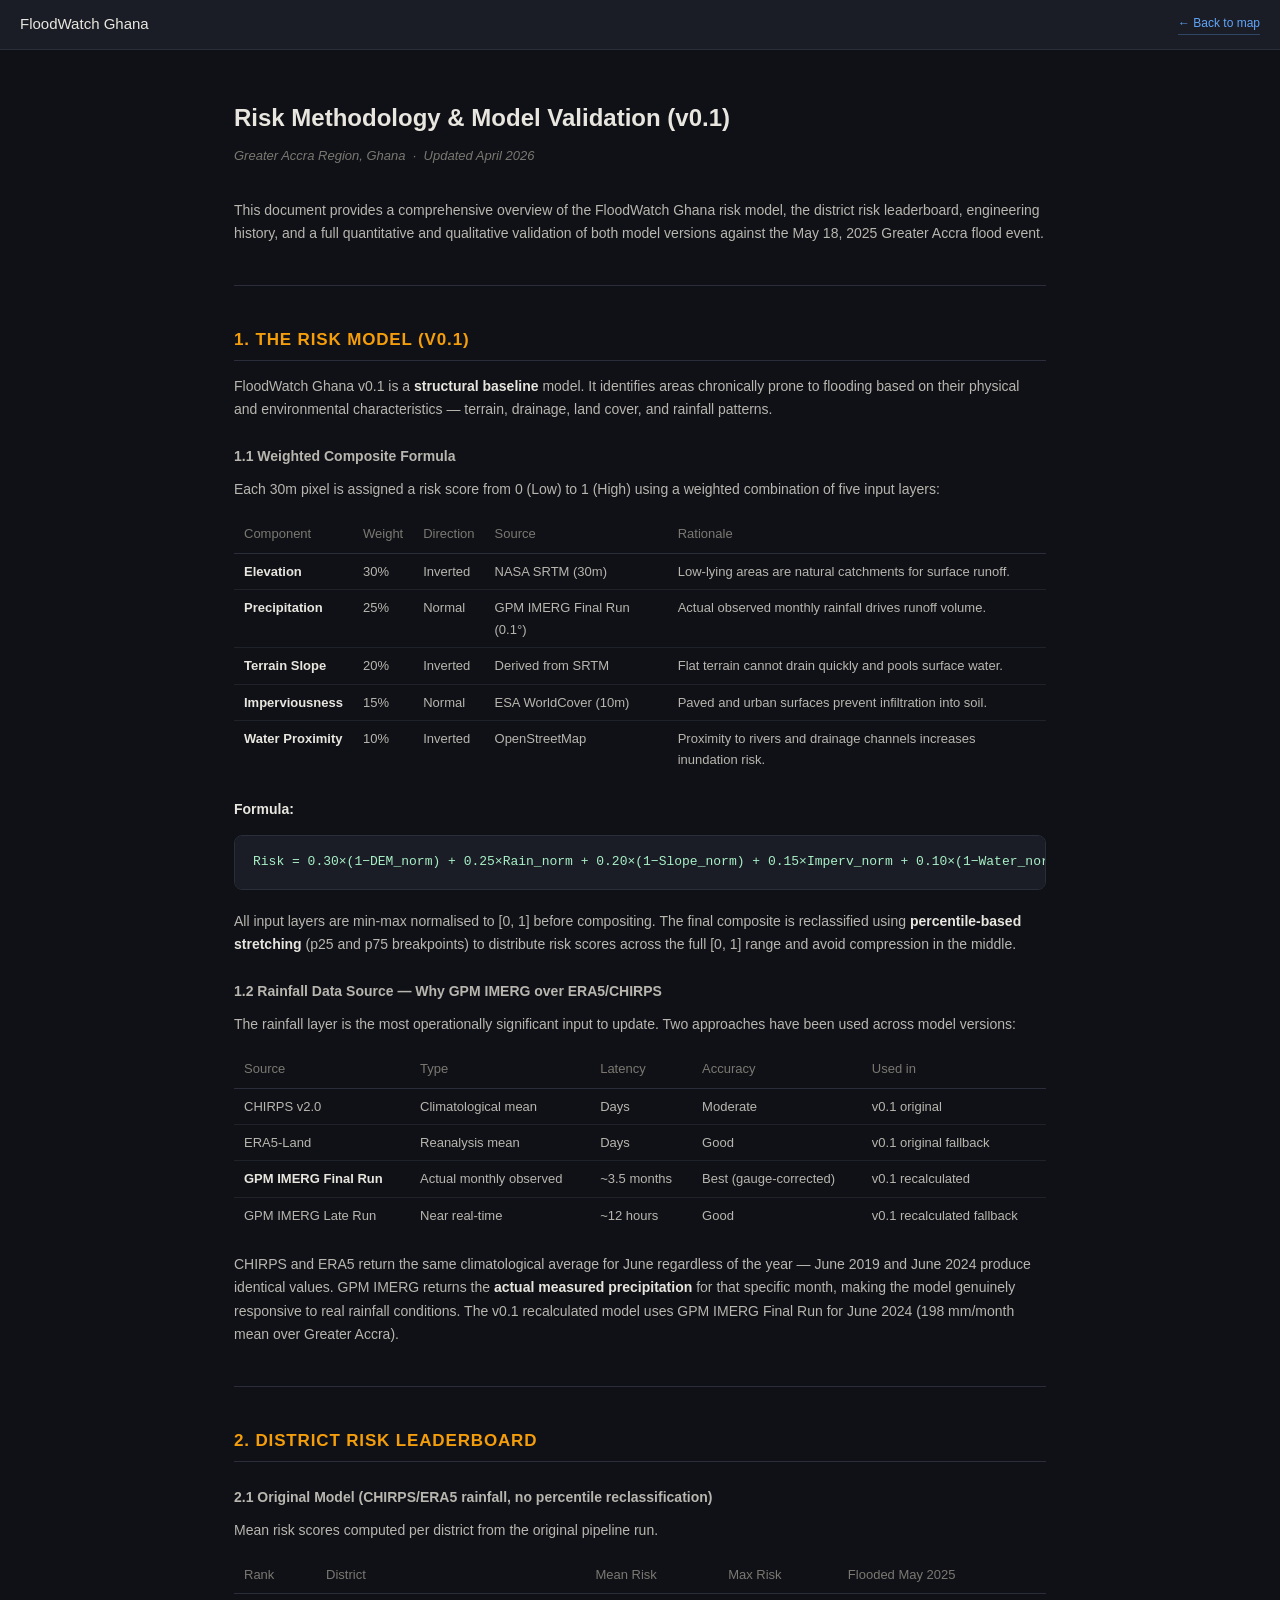
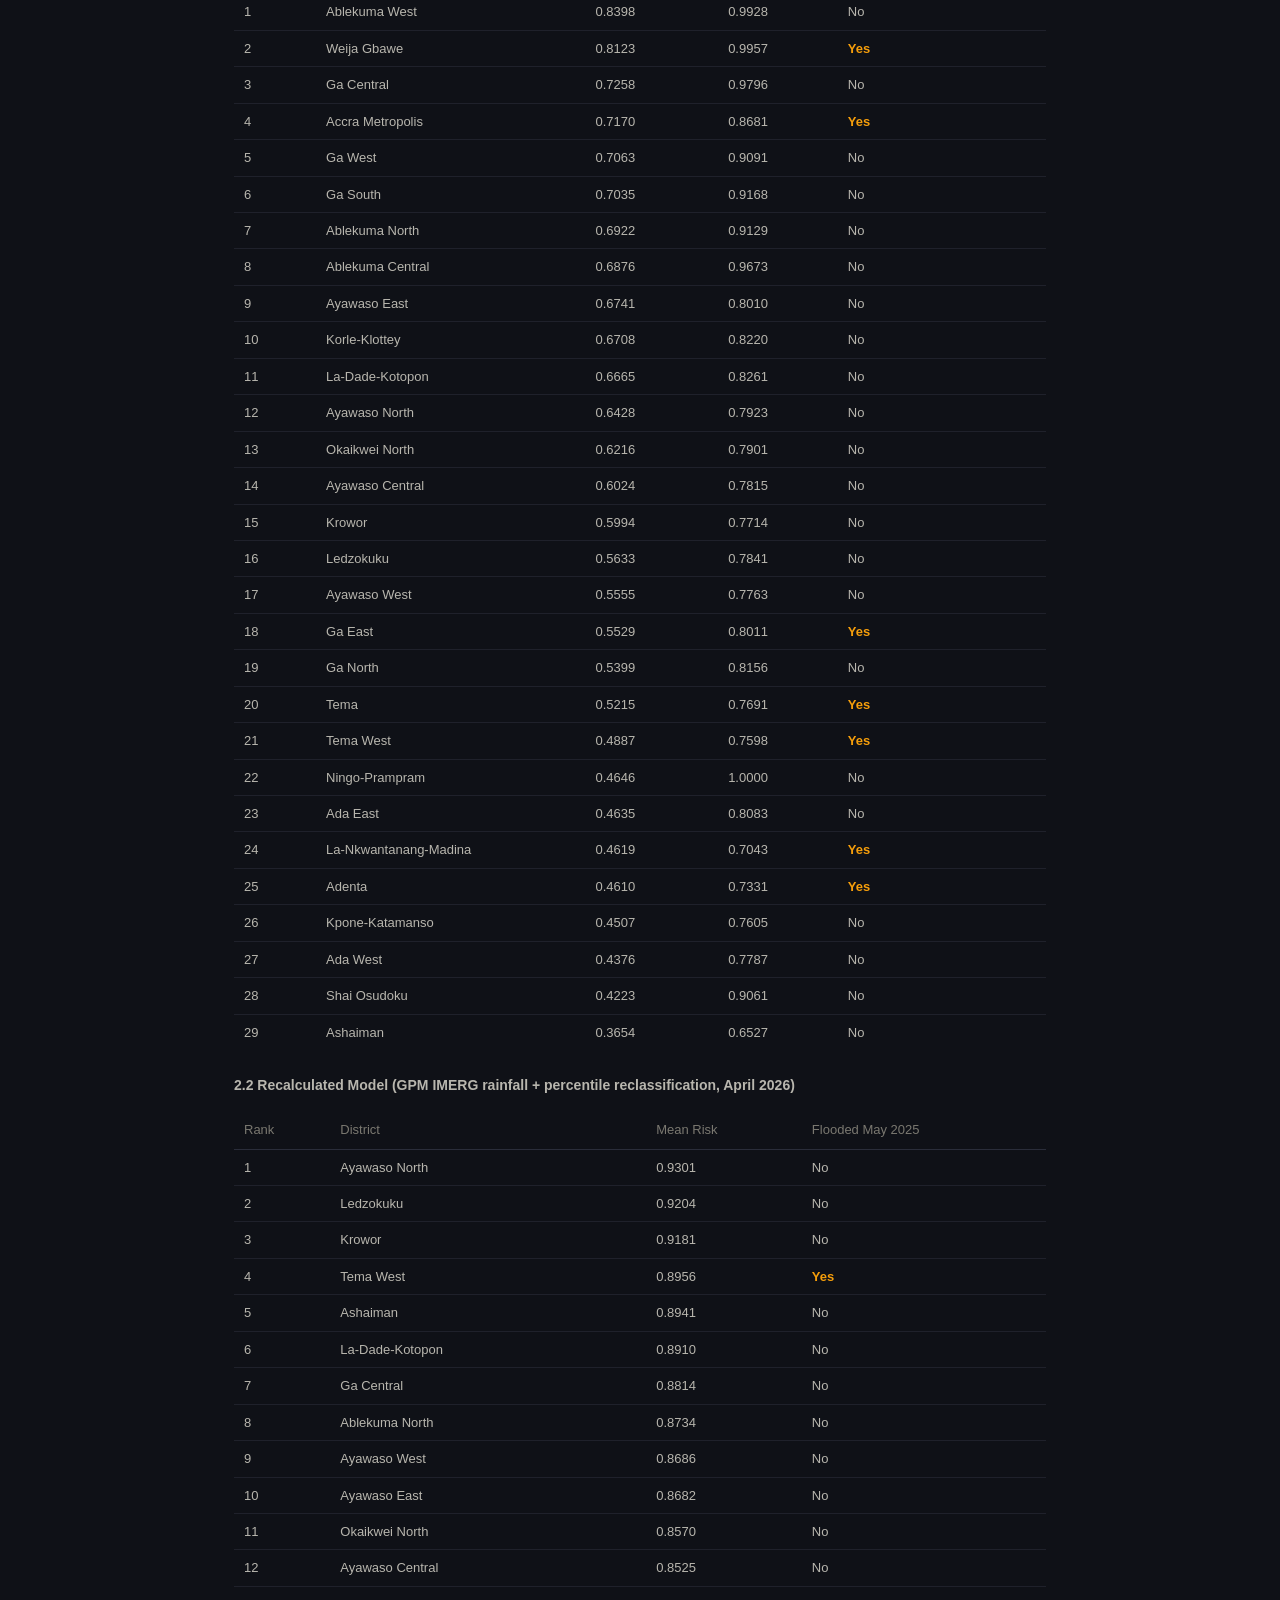
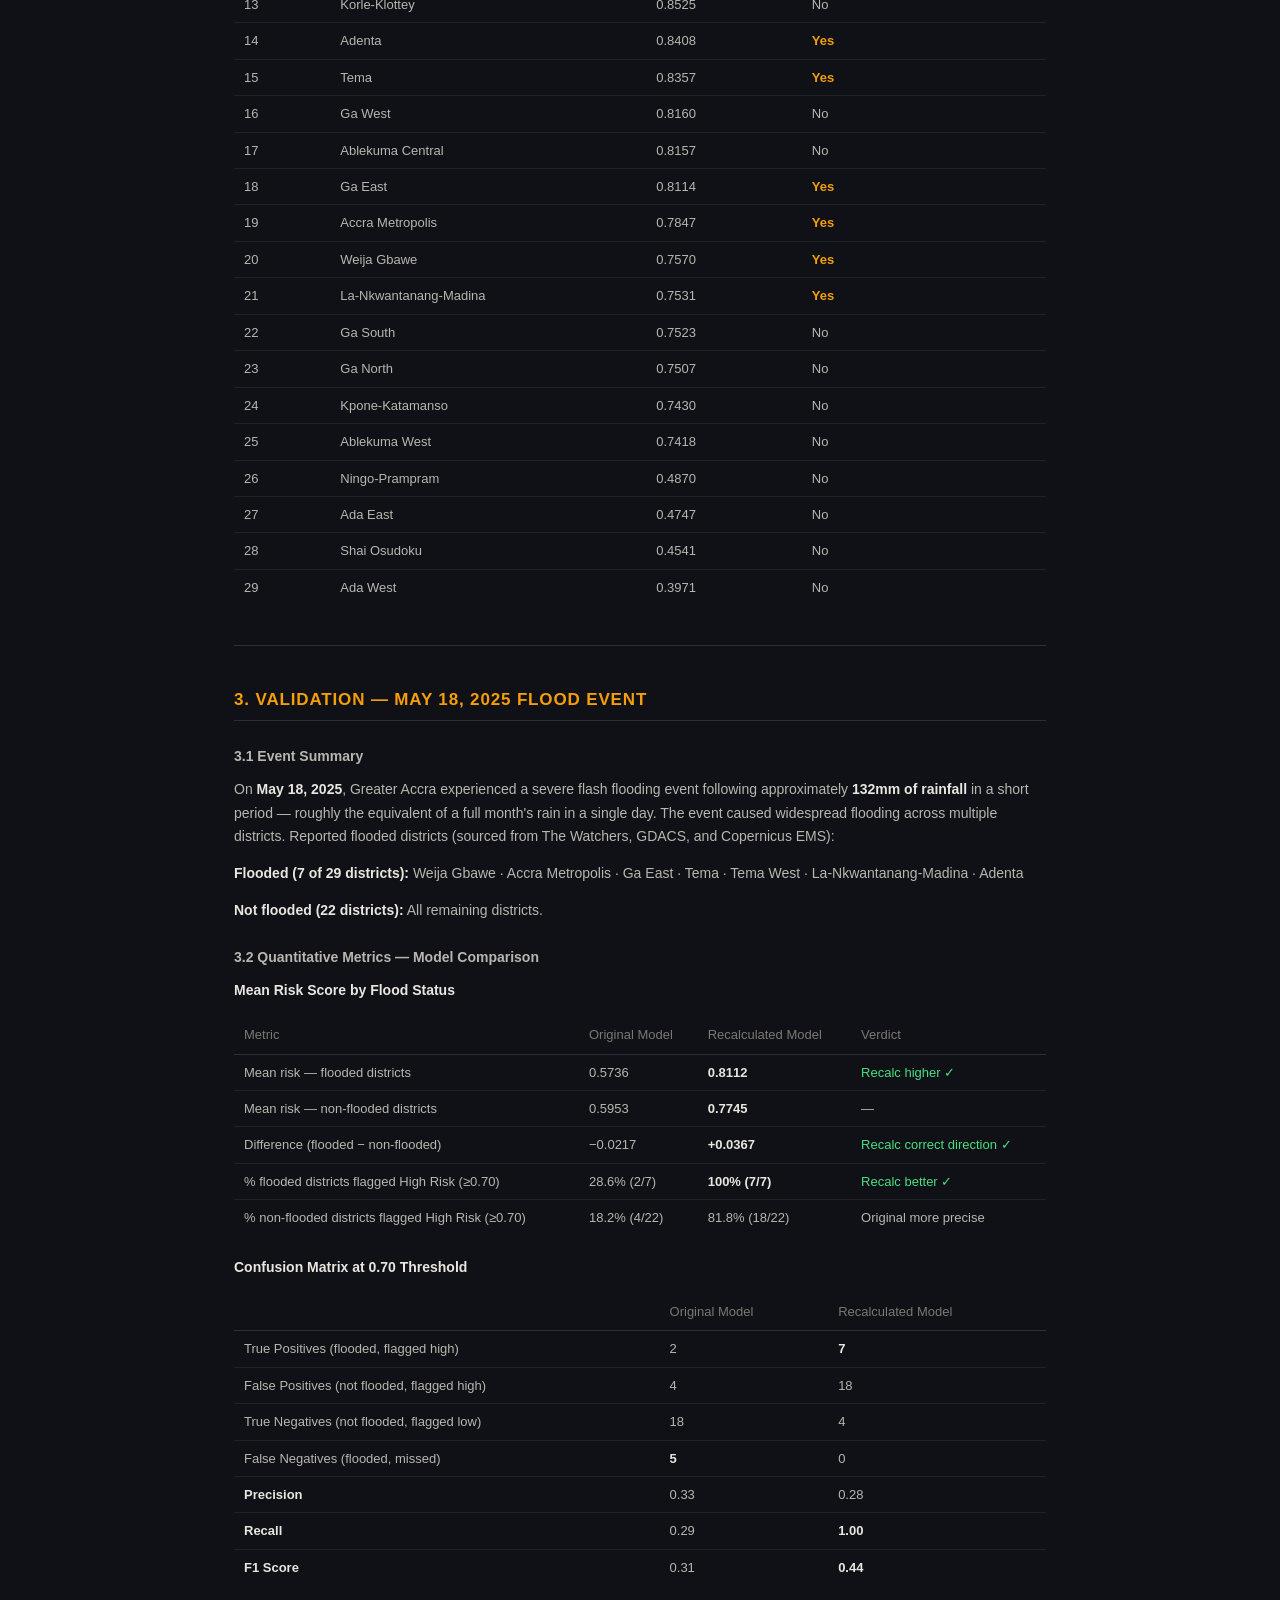
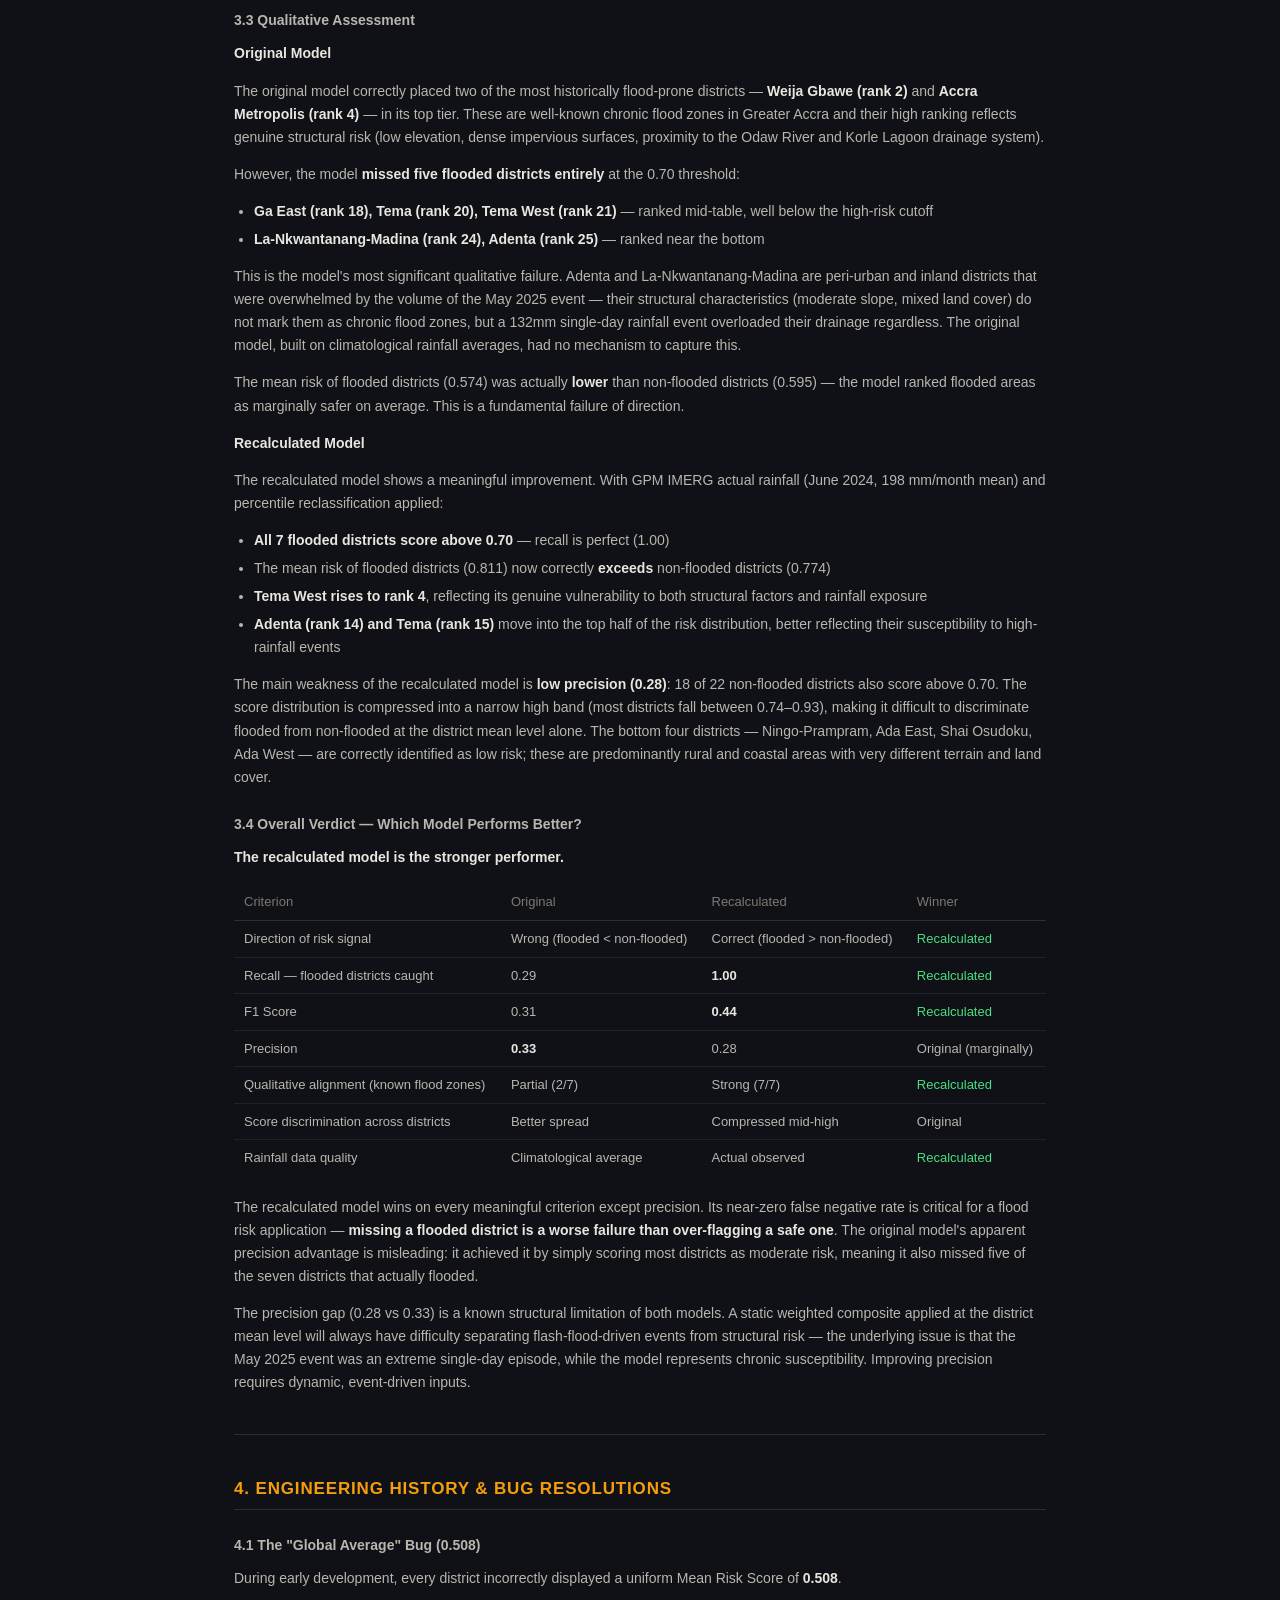
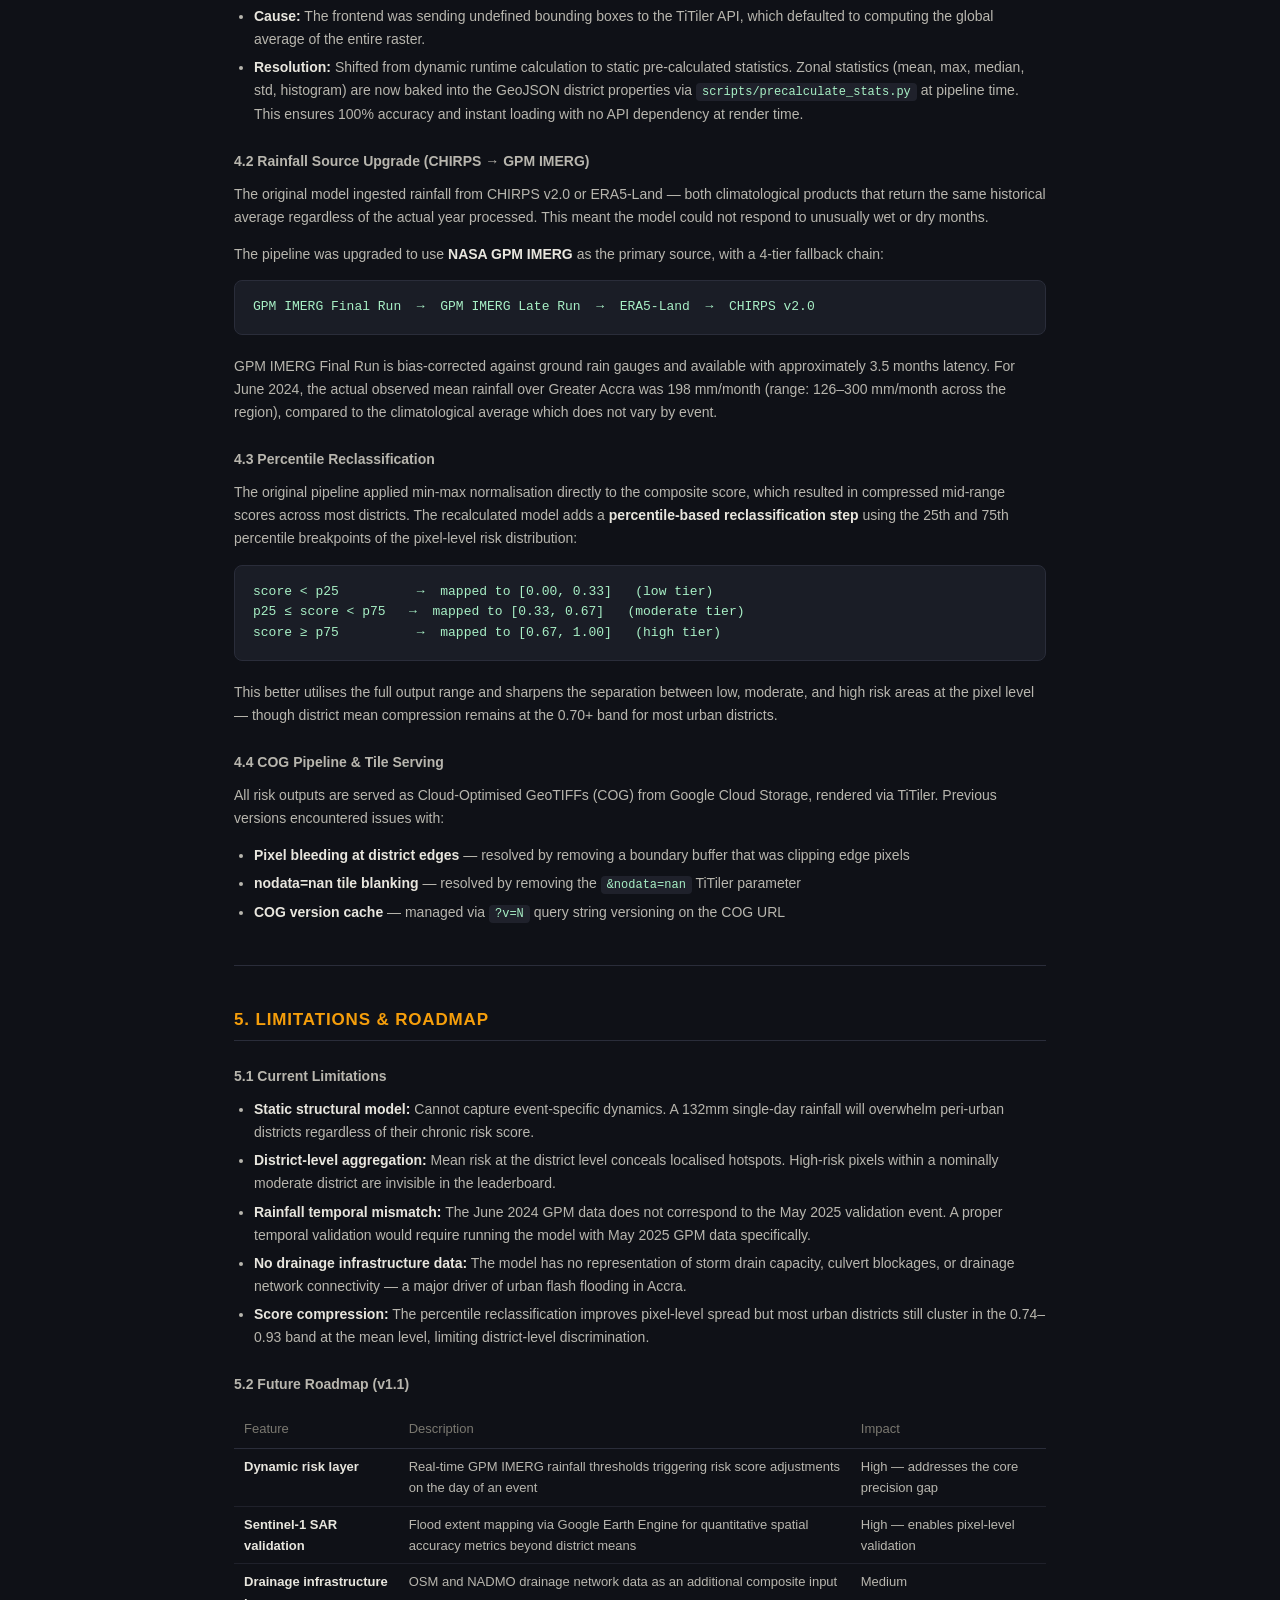
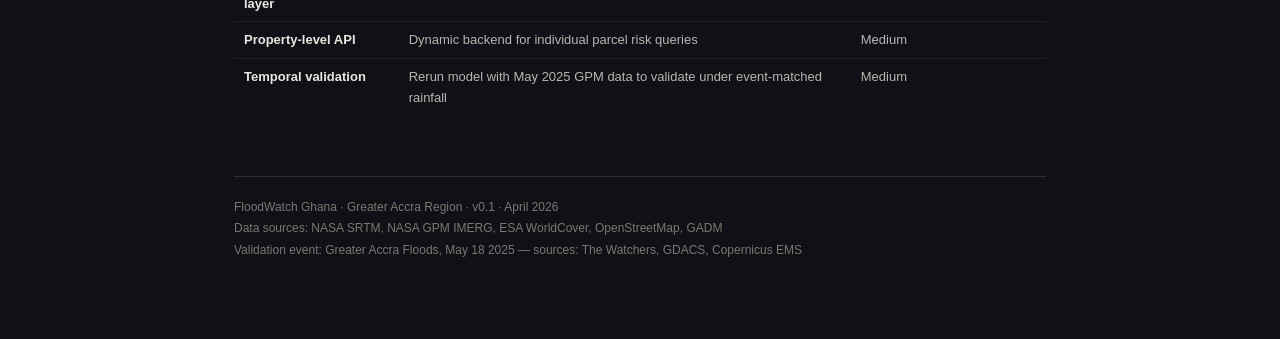
<file: docs/METHODOLOGY.html>
<!DOCTYPE html>
<html lang="en">
<head>
  <meta charset="UTF-8" />
  <meta name="viewport" content="width=device-width, initial-scale=1.0" />
  <title>FloodWatch Ghana — Methodology & Validation (v0.1)</title>
  <style>
    * { margin: 0; padding: 0; box-sizing: border-box; }
    body {
      font-family: -apple-system, BlinkMacSystemFont, "Segoe UI", sans-serif;
      background: #0f1117;
      color: #e8e6de;
      line-height: 1.65;
    }
    header {
      padding: 12px 20px;
      background: #1a1d26;
      border-bottom: 1px solid #2a2d3a;
      display: flex;
      align-items: center;
      justify-content: space-between;
    }
    header h1 { font-size: 15px; font-weight: 500; color: #e8e6de; }
    .back-link {
      font-size: 12px;
      color: #60a5fa;
      text-decoration: none;
      border-bottom: 1px solid rgba(96,165,250,0.3);
    }
    .back-link:hover { color: #93c5fd; border-bottom-color: rgba(147,197,253,0.5); }

    .content {
      max-width: 860px;
      margin: 0 auto;
      padding: 48px 24px 80px;
    }

    h1.doc-title {
      font-size: 24px;
      font-weight: 700;
      color: #e8e6de;
      margin-bottom: 8px;
    }
    .doc-meta {
      font-size: 13px;
      color: #7a7870;
      margin-bottom: 32px;
      font-style: italic;
    }

    h2 {
      font-size: 17px;
      font-weight: 600;
      color: #f59e0b;
      margin: 40px 0 14px;
      padding-bottom: 6px;
      border-bottom: 1px solid #2a2d3a;
      text-transform: uppercase;
      letter-spacing: 0.05em;
    }
    h3 {
      font-size: 14px;
      font-weight: 600;
      color: #b8b6ae;
      margin: 24px 0 10px;
    }

    p { font-size: 14px; color: #b8b6ae; margin-bottom: 14px; }
    p strong { color: #e8e6de; }
    em { color: #9a9890; }

    hr { border: none; border-top: 1px solid #2a2d3a; margin: 40px 0; }

    ul, ol { margin: 10px 0 14px 20px; }
    li { font-size: 14px; color: #b8b6ae; margin-bottom: 5px; }
    li strong { color: #e8e6de; }

    pre {
      background: #1a1d26;
      border: 1px solid #2a2d3a;
      border-radius: 8px;
      padding: 16px 18px;
      font-family: "SF Mono", "Fira Code", "Consolas", monospace;
      font-size: 13px;
      color: #a8f0c6;
      overflow-x: auto;
      margin: 14px 0 20px;
      line-height: 1.6;
    }
    code {
      font-family: "SF Mono", "Fira Code", "Consolas", monospace;
      font-size: 12px;
      background: rgba(42,45,58,0.6);
      padding: 2px 6px;
      border-radius: 4px;
      color: #a8f0c6;
    }
    pre code { background: none; padding: 0; }

    table {
      width: 100%;
      border-collapse: collapse;
      margin: 14px 0 20px;
      font-size: 13px;
    }
    th {
      text-align: left;
      color: #7a7870;
      font-weight: 500;
      padding: 8px 10px;
      border-bottom: 1px solid #2a2d3a;
    }
    td {
      padding: 7px 10px;
      border-bottom: 1px solid rgba(42,45,58,0.6);
      color: #b8b6ae;
      vertical-align: top;
    }
    td strong { color: #e8e6de; }
    tr:last-child td { border-bottom: none; }
    .yes-cell { color: #f59e0b; font-weight: 600; }
    .verdict-winner { color: #4ade80; }

    .footer-note {
      margin-top: 60px;
      padding-top: 20px;
      border-top: 1px solid #2a2d3a;
      font-size: 12px;
      color: #7a7870;
      line-height: 1.8;
    }

    @media (max-width: 640px) {
      .content { padding: 32px 16px 60px; }
      h1.doc-title { font-size: 20px; }
      table { font-size: 12px; }
      th, td { padding: 6px 8px; }
    }
  </style>
</head>
<body>

<header>
  <h1>FloodWatch Ghana</h1>
  <a class="back-link" href="./index.html">← Back to map</a>
</header>

<div class="content">

  <h1 class="doc-title">Risk Methodology &amp; Model Validation (v0.1)</h1>
  <p class="doc-meta">Greater Accra Region, Ghana &nbsp;·&nbsp; Updated April 2026</p>

  <p>This document provides a comprehensive overview of the FloodWatch Ghana risk model, the district risk leaderboard, engineering history, and a full quantitative and qualitative validation of both model versions against the May 18, 2025 Greater Accra flood event.</p>

  <hr />

  <h2>1. The Risk Model (v0.1)</h2>

  <p>FloodWatch Ghana v0.1 is a <strong>structural baseline</strong> model. It identifies areas chronically prone to flooding based on their physical and environmental characteristics — terrain, drainage, land cover, and rainfall patterns.</p>

  <h3>1.1 Weighted Composite Formula</h3>

  <p>Each 30m pixel is assigned a risk score from 0 (Low) to 1 (High) using a weighted combination of five input layers:</p>

  <table>
    <tr>
      <th>Component</th><th>Weight</th><th>Direction</th><th>Source</th><th>Rationale</th>
    </tr>
    <tr>
      <td><strong>Elevation</strong></td><td>30%</td><td>Inverted</td><td>NASA SRTM (30m)</td><td>Low-lying areas are natural catchments for surface runoff.</td>
    </tr>
    <tr>
      <td><strong>Precipitation</strong></td><td>25%</td><td>Normal</td><td>GPM IMERG Final Run (0.1°)</td><td>Actual observed monthly rainfall drives runoff volume.</td>
    </tr>
    <tr>
      <td><strong>Terrain Slope</strong></td><td>20%</td><td>Inverted</td><td>Derived from SRTM</td><td>Flat terrain cannot drain quickly and pools surface water.</td>
    </tr>
    <tr>
      <td><strong>Imperviousness</strong></td><td>15%</td><td>Normal</td><td>ESA WorldCover (10m)</td><td>Paved and urban surfaces prevent infiltration into soil.</td>
    </tr>
    <tr>
      <td><strong>Water Proximity</strong></td><td>10%</td><td>Inverted</td><td>OpenStreetMap</td><td>Proximity to rivers and drainage channels increases inundation risk.</td>
    </tr>
  </table>

  <p><strong>Formula:</strong></p>
  <pre>Risk = 0.30×(1−DEM_norm) + 0.25×Rain_norm + 0.20×(1−Slope_norm) + 0.15×Imperv_norm + 0.10×(1−Water_norm)</pre>

  <p>All input layers are min-max normalised to [0, 1] before compositing. The final composite is reclassified using <strong>percentile-based stretching</strong> (p25 and p75 breakpoints) to distribute risk scores across the full [0, 1] range and avoid compression in the middle.</p>

  <h3>1.2 Rainfall Data Source — Why GPM IMERG over ERA5/CHIRPS</h3>

  <p>The rainfall layer is the most operationally significant input to update. Two approaches have been used across model versions:</p>

  <table>
    <tr>
      <th>Source</th><th>Type</th><th>Latency</th><th>Accuracy</th><th>Used in</th>
    </tr>
    <tr>
      <td>CHIRPS v2.0</td><td>Climatological mean</td><td>Days</td><td>Moderate</td><td>v0.1 original</td>
    </tr>
    <tr>
      <td>ERA5-Land</td><td>Reanalysis mean</td><td>Days</td><td>Good</td><td>v0.1 original fallback</td>
    </tr>
    <tr>
      <td><strong>GPM IMERG Final Run</strong></td><td>Actual monthly observed</td><td>~3.5 months</td><td>Best (gauge-corrected)</td><td>v0.1 recalculated</td>
    </tr>
    <tr>
      <td>GPM IMERG Late Run</td><td>Near real-time</td><td>~12 hours</td><td>Good</td><td>v0.1 recalculated fallback</td>
    </tr>
  </table>

  <p>CHIRPS and ERA5 return the same climatological average for June regardless of the year — June 2019 and June 2024 produce identical values. GPM IMERG returns the <strong>actual measured precipitation</strong> for that specific month, making the model genuinely responsive to real rainfall conditions. The v0.1 recalculated model uses GPM IMERG Final Run for June 2024 (198 mm/month mean over Greater Accra).</p>

  <hr />

  <h2>2. District Risk Leaderboard</h2>

  <h3>2.1 Original Model (CHIRPS/ERA5 rainfall, no percentile reclassification)</h3>

  <p>Mean risk scores computed per district from the original pipeline run.</p>

  <table>
    <tr><th>Rank</th><th>District</th><th>Mean Risk</th><th>Max Risk</th><th>Flooded May 2025</th></tr>
    <tr><td>1</td><td>Ablekuma West</td><td>0.8398</td><td>0.9928</td><td>No</td></tr>
    <tr><td>2</td><td>Weija Gbawe</td><td>0.8123</td><td>0.9957</td><td class="yes-cell">Yes</td></tr>
    <tr><td>3</td><td>Ga Central</td><td>0.7258</td><td>0.9796</td><td>No</td></tr>
    <tr><td>4</td><td>Accra Metropolis</td><td>0.7170</td><td>0.8681</td><td class="yes-cell">Yes</td></tr>
    <tr><td>5</td><td>Ga West</td><td>0.7063</td><td>0.9091</td><td>No</td></tr>
    <tr><td>6</td><td>Ga South</td><td>0.7035</td><td>0.9168</td><td>No</td></tr>
    <tr><td>7</td><td>Ablekuma North</td><td>0.6922</td><td>0.9129</td><td>No</td></tr>
    <tr><td>8</td><td>Ablekuma Central</td><td>0.6876</td><td>0.9673</td><td>No</td></tr>
    <tr><td>9</td><td>Ayawaso East</td><td>0.6741</td><td>0.8010</td><td>No</td></tr>
    <tr><td>10</td><td>Korle-Klottey</td><td>0.6708</td><td>0.8220</td><td>No</td></tr>
    <tr><td>11</td><td>La-Dade-Kotopon</td><td>0.6665</td><td>0.8261</td><td>No</td></tr>
    <tr><td>12</td><td>Ayawaso North</td><td>0.6428</td><td>0.7923</td><td>No</td></tr>
    <tr><td>13</td><td>Okaikwei North</td><td>0.6216</td><td>0.7901</td><td>No</td></tr>
    <tr><td>14</td><td>Ayawaso Central</td><td>0.6024</td><td>0.7815</td><td>No</td></tr>
    <tr><td>15</td><td>Krowor</td><td>0.5994</td><td>0.7714</td><td>No</td></tr>
    <tr><td>16</td><td>Ledzokuku</td><td>0.5633</td><td>0.7841</td><td>No</td></tr>
    <tr><td>17</td><td>Ayawaso West</td><td>0.5555</td><td>0.7763</td><td>No</td></tr>
    <tr><td>18</td><td>Ga East</td><td>0.5529</td><td>0.8011</td><td class="yes-cell">Yes</td></tr>
    <tr><td>19</td><td>Ga North</td><td>0.5399</td><td>0.8156</td><td>No</td></tr>
    <tr><td>20</td><td>Tema</td><td>0.5215</td><td>0.7691</td><td class="yes-cell">Yes</td></tr>
    <tr><td>21</td><td>Tema West</td><td>0.4887</td><td>0.7598</td><td class="yes-cell">Yes</td></tr>
    <tr><td>22</td><td>Ningo-Prampram</td><td>0.4646</td><td>1.0000</td><td>No</td></tr>
    <tr><td>23</td><td>Ada East</td><td>0.4635</td><td>0.8083</td><td>No</td></tr>
    <tr><td>24</td><td>La-Nkwantanang-Madina</td><td>0.4619</td><td>0.7043</td><td class="yes-cell">Yes</td></tr>
    <tr><td>25</td><td>Adenta</td><td>0.4610</td><td>0.7331</td><td class="yes-cell">Yes</td></tr>
    <tr><td>26</td><td>Kpone-Katamanso</td><td>0.4507</td><td>0.7605</td><td>No</td></tr>
    <tr><td>27</td><td>Ada West</td><td>0.4376</td><td>0.7787</td><td>No</td></tr>
    <tr><td>28</td><td>Shai Osudoku</td><td>0.4223</td><td>0.9061</td><td>No</td></tr>
    <tr><td>29</td><td>Ashaiman</td><td>0.3654</td><td>0.6527</td><td>No</td></tr>
  </table>

  <h3>2.2 Recalculated Model (GPM IMERG rainfall + percentile reclassification, April 2026)</h3>

  <table>
    <tr><th>Rank</th><th>District</th><th>Mean Risk</th><th>Flooded May 2025</th></tr>
    <tr><td>1</td><td>Ayawaso North</td><td>0.9301</td><td>No</td></tr>
    <tr><td>2</td><td>Ledzokuku</td><td>0.9204</td><td>No</td></tr>
    <tr><td>3</td><td>Krowor</td><td>0.9181</td><td>No</td></tr>
    <tr><td>4</td><td>Tema West</td><td>0.8956</td><td class="yes-cell">Yes</td></tr>
    <tr><td>5</td><td>Ashaiman</td><td>0.8941</td><td>No</td></tr>
    <tr><td>6</td><td>La-Dade-Kotopon</td><td>0.8910</td><td>No</td></tr>
    <tr><td>7</td><td>Ga Central</td><td>0.8814</td><td>No</td></tr>
    <tr><td>8</td><td>Ablekuma North</td><td>0.8734</td><td>No</td></tr>
    <tr><td>9</td><td>Ayawaso West</td><td>0.8686</td><td>No</td></tr>
    <tr><td>10</td><td>Ayawaso East</td><td>0.8682</td><td>No</td></tr>
    <tr><td>11</td><td>Okaikwei North</td><td>0.8570</td><td>No</td></tr>
    <tr><td>12</td><td>Ayawaso Central</td><td>0.8525</td><td>No</td></tr>
    <tr><td>13</td><td>Korle-Klottey</td><td>0.8525</td><td>No</td></tr>
    <tr><td>14</td><td>Adenta</td><td>0.8408</td><td class="yes-cell">Yes</td></tr>
    <tr><td>15</td><td>Tema</td><td>0.8357</td><td class="yes-cell">Yes</td></tr>
    <tr><td>16</td><td>Ga West</td><td>0.8160</td><td>No</td></tr>
    <tr><td>17</td><td>Ablekuma Central</td><td>0.8157</td><td>No</td></tr>
    <tr><td>18</td><td>Ga East</td><td>0.8114</td><td class="yes-cell">Yes</td></tr>
    <tr><td>19</td><td>Accra Metropolis</td><td>0.7847</td><td class="yes-cell">Yes</td></tr>
    <tr><td>20</td><td>Weija Gbawe</td><td>0.7570</td><td class="yes-cell">Yes</td></tr>
    <tr><td>21</td><td>La-Nkwantanang-Madina</td><td>0.7531</td><td class="yes-cell">Yes</td></tr>
    <tr><td>22</td><td>Ga South</td><td>0.7523</td><td>No</td></tr>
    <tr><td>23</td><td>Ga North</td><td>0.7507</td><td>No</td></tr>
    <tr><td>24</td><td>Kpone-Katamanso</td><td>0.7430</td><td>No</td></tr>
    <tr><td>25</td><td>Ablekuma West</td><td>0.7418</td><td>No</td></tr>
    <tr><td>26</td><td>Ningo-Prampram</td><td>0.4870</td><td>No</td></tr>
    <tr><td>27</td><td>Ada East</td><td>0.4747</td><td>No</td></tr>
    <tr><td>28</td><td>Shai Osudoku</td><td>0.4541</td><td>No</td></tr>
    <tr><td>29</td><td>Ada West</td><td>0.3971</td><td>No</td></tr>
  </table>

  <hr />

  <h2>3. Validation — May 18, 2025 Flood Event</h2>

  <h3>3.1 Event Summary</h3>

  <p>On <strong>May 18, 2025</strong>, Greater Accra experienced a severe flash flooding event following approximately <strong>132mm of rainfall</strong> in a short period — roughly the equivalent of a full month's rain in a single day. The event caused widespread flooding across multiple districts. Reported flooded districts (sourced from The Watchers, GDACS, and Copernicus EMS):</p>

  <p><strong>Flooded (7 of 29 districts):</strong> Weija Gbawe · Accra Metropolis · Ga East · Tema · Tema West · La-Nkwantanang-Madina · Adenta</p>
  <p><strong>Not flooded (22 districts):</strong> All remaining districts.</p>

  <h3>3.2 Quantitative Metrics — Model Comparison</h3>

  <p><strong>Mean Risk Score by Flood Status</strong></p>

  <table>
    <tr><th>Metric</th><th>Original Model</th><th>Recalculated Model</th><th>Verdict</th></tr>
    <tr><td>Mean risk — flooded districts</td><td>0.5736</td><td><strong>0.8112</strong></td><td class="verdict-winner">Recalc higher ✓</td></tr>
    <tr><td>Mean risk — non-flooded districts</td><td>0.5953</td><td><strong>0.7745</strong></td><td>—</td></tr>
    <tr><td>Difference (flooded − non-flooded)</td><td>−0.0217</td><td><strong>+0.0367</strong></td><td class="verdict-winner">Recalc correct direction ✓</td></tr>
    <tr><td>% flooded districts flagged High Risk (≥0.70)</td><td>28.6% (2/7)</td><td><strong>100% (7/7)</strong></td><td class="verdict-winner">Recalc better ✓</td></tr>
    <tr><td>% non-flooded districts flagged High Risk (≥0.70)</td><td>18.2% (4/22)</td><td>81.8% (18/22)</td><td>Original more precise</td></tr>
  </table>

  <p><strong>Confusion Matrix at 0.70 Threshold</strong></p>

  <table>
    <tr><th></th><th>Original Model</th><th>Recalculated Model</th></tr>
    <tr><td>True Positives (flooded, flagged high)</td><td>2</td><td><strong>7</strong></td></tr>
    <tr><td>False Positives (not flooded, flagged high)</td><td>4</td><td>18</td></tr>
    <tr><td>True Negatives (not flooded, flagged low)</td><td>18</td><td>4</td></tr>
    <tr><td>False Negatives (flooded, missed)</td><td><strong>5</strong></td><td>0</td></tr>
    <tr><td><strong>Precision</strong></td><td>0.33</td><td>0.28</td></tr>
    <tr><td><strong>Recall</strong></td><td>0.29</td><td><strong>1.00</strong></td></tr>
    <tr><td><strong>F1 Score</strong></td><td>0.31</td><td><strong>0.44</strong></td></tr>
  </table>

  <h3>3.3 Qualitative Assessment</h3>

  <p><strong>Original Model</strong></p>
  <p>The original model correctly placed two of the most historically flood-prone districts — <strong>Weija Gbawe (rank 2)</strong> and <strong>Accra Metropolis (rank 4)</strong> — in its top tier. These are well-known chronic flood zones in Greater Accra and their high ranking reflects genuine structural risk (low elevation, dense impervious surfaces, proximity to the Odaw River and Korle Lagoon drainage system).</p>
  <p>However, the model <strong>missed five flooded districts entirely</strong> at the 0.70 threshold:</p>
  <ul>
    <li><strong>Ga East (rank 18), Tema (rank 20), Tema West (rank 21)</strong> — ranked mid-table, well below the high-risk cutoff</li>
    <li><strong>La-Nkwantanang-Madina (rank 24), Adenta (rank 25)</strong> — ranked near the bottom</li>
  </ul>
  <p>This is the model's most significant qualitative failure. Adenta and La-Nkwantanang-Madina are peri-urban and inland districts that were overwhelmed by the volume of the May 2025 event — their structural characteristics (moderate slope, mixed land cover) do not mark them as chronic flood zones, but a 132mm single-day rainfall event overloaded their drainage regardless. The original model, built on climatological rainfall averages, had no mechanism to capture this.</p>
  <p>The mean risk of flooded districts (0.574) was actually <strong>lower</strong> than non-flooded districts (0.595) — the model ranked flooded areas as marginally safer on average. This is a fundamental failure of direction.</p>

  <p><strong>Recalculated Model</strong></p>
  <p>The recalculated model shows a meaningful improvement. With GPM IMERG actual rainfall (June 2024, 198 mm/month mean) and percentile reclassification applied:</p>
  <ul>
    <li><strong>All 7 flooded districts score above 0.70</strong> — recall is perfect (1.00)</li>
    <li>The mean risk of flooded districts (0.811) now correctly <strong>exceeds</strong> non-flooded districts (0.774)</li>
    <li><strong>Tema West rises to rank 4</strong>, reflecting its genuine vulnerability to both structural factors and rainfall exposure</li>
    <li><strong>Adenta (rank 14) and Tema (rank 15)</strong> move into the top half of the risk distribution, better reflecting their susceptibility to high-rainfall events</li>
  </ul>
  <p>The main weakness of the recalculated model is <strong>low precision (0.28)</strong>: 18 of 22 non-flooded districts also score above 0.70. The score distribution is compressed into a narrow high band (most districts fall between 0.74–0.93), making it difficult to discriminate flooded from non-flooded at the district mean level alone. The bottom four districts — Ningo-Prampram, Ada East, Shai Osudoku, Ada West — are correctly identified as low risk; these are predominantly rural and coastal areas with very different terrain and land cover.</p>

  <h3>3.4 Overall Verdict — Which Model Performs Better?</h3>

  <p><strong>The recalculated model is the stronger performer.</strong></p>

  <table>
    <tr><th>Criterion</th><th>Original</th><th>Recalculated</th><th>Winner</th></tr>
    <tr><td>Direction of risk signal</td><td>Wrong (flooded &lt; non-flooded)</td><td>Correct (flooded &gt; non-flooded)</td><td class="verdict-winner">Recalculated</td></tr>
    <tr><td>Recall — flooded districts caught</td><td>0.29</td><td><strong>1.00</strong></td><td class="verdict-winner">Recalculated</td></tr>
    <tr><td>F1 Score</td><td>0.31</td><td><strong>0.44</strong></td><td class="verdict-winner">Recalculated</td></tr>
    <tr><td>Precision</td><td><strong>0.33</strong></td><td>0.28</td><td>Original (marginally)</td></tr>
    <tr><td>Qualitative alignment (known flood zones)</td><td>Partial (2/7)</td><td>Strong (7/7)</td><td class="verdict-winner">Recalculated</td></tr>
    <tr><td>Score discrimination across districts</td><td>Better spread</td><td>Compressed mid-high</td><td>Original</td></tr>
    <tr><td>Rainfall data quality</td><td>Climatological average</td><td>Actual observed</td><td class="verdict-winner">Recalculated</td></tr>
  </table>

  <p>The recalculated model wins on every meaningful criterion except precision. Its near-zero false negative rate is critical for a flood risk application — <strong>missing a flooded district is a worse failure than over-flagging a safe one</strong>. The original model's apparent precision advantage is misleading: it achieved it by simply scoring most districts as moderate risk, meaning it also missed five of the seven districts that actually flooded.</p>
  <p>The precision gap (0.28 vs 0.33) is a known structural limitation of both models. A static weighted composite applied at the district mean level will always have difficulty separating flash-flood-driven events from structural risk — the underlying issue is that the May 2025 event was an extreme single-day episode, while the model represents chronic susceptibility. Improving precision requires dynamic, event-driven inputs.</p>

  <hr />

  <h2>4. Engineering History &amp; Bug Resolutions</h2>

  <h3>4.1 The "Global Average" Bug (0.508)</h3>

  <p>During early development, every district incorrectly displayed a uniform Mean Risk Score of <strong>0.508</strong>.</p>
  <ul>
    <li><strong>Cause:</strong> The frontend was sending undefined bounding boxes to the TiTiler API, which defaulted to computing the global average of the entire raster.</li>
    <li><strong>Resolution:</strong> Shifted from dynamic runtime calculation to static pre-calculated statistics. Zonal statistics (mean, max, median, std, histogram) are now baked into the GeoJSON district properties via <code>scripts/precalculate_stats.py</code> at pipeline time. This ensures 100% accuracy and instant loading with no API dependency at render time.</li>
  </ul>

  <h3>4.2 Rainfall Source Upgrade (CHIRPS → GPM IMERG)</h3>

  <p>The original model ingested rainfall from CHIRPS v2.0 or ERA5-Land — both climatological products that return the same historical average regardless of the actual year processed. This meant the model could not respond to unusually wet or dry months.</p>
  <p>The pipeline was upgraded to use <strong>NASA GPM IMERG</strong> as the primary source, with a 4-tier fallback chain:</p>
  <pre>GPM IMERG Final Run  →  GPM IMERG Late Run  →  ERA5-Land  →  CHIRPS v2.0</pre>
  <p>GPM IMERG Final Run is bias-corrected against ground rain gauges and available with approximately 3.5 months latency. For June 2024, the actual observed mean rainfall over Greater Accra was 198 mm/month (range: 126–300 mm/month across the region), compared to the climatological average which does not vary by event.</p>

  <h3>4.3 Percentile Reclassification</h3>

  <p>The original pipeline applied min-max normalisation directly to the composite score, which resulted in compressed mid-range scores across most districts. The recalculated model adds a <strong>percentile-based reclassification step</strong> using the 25th and 75th percentile breakpoints of the pixel-level risk distribution:</p>
  <pre>score &lt; p25          →  mapped to [0.00, 0.33]   (low tier)
p25 ≤ score &lt; p75   →  mapped to [0.33, 0.67]   (moderate tier)
score ≥ p75          →  mapped to [0.67, 1.00]   (high tier)</pre>
  <p>This better utilises the full output range and sharpens the separation between low, moderate, and high risk areas at the pixel level — though district mean compression remains at the 0.70+ band for most urban districts.</p>

  <h3>4.4 COG Pipeline &amp; Tile Serving</h3>

  <p>All risk outputs are served as Cloud-Optimised GeoTIFFs (COG) from Google Cloud Storage, rendered via TiTiler. Previous versions encountered issues with:</p>
  <ul>
    <li><strong>Pixel bleeding at district edges</strong> — resolved by removing a boundary buffer that was clipping edge pixels</li>
    <li><strong>nodata=nan tile blanking</strong> — resolved by removing the <code>&amp;nodata=nan</code> TiTiler parameter</li>
    <li><strong>COG version cache</strong> — managed via <code>?v=N</code> query string versioning on the COG URL</li>
  </ul>

  <hr />

  <h2>5. Limitations &amp; Roadmap</h2>

  <h3>5.1 Current Limitations</h3>
  <ul>
    <li><strong>Static structural model:</strong> Cannot capture event-specific dynamics. A 132mm single-day rainfall will overwhelm peri-urban districts regardless of their chronic risk score.</li>
    <li><strong>District-level aggregation:</strong> Mean risk at the district level conceals localised hotspots. High-risk pixels within a nominally moderate district are invisible in the leaderboard.</li>
    <li><strong>Rainfall temporal mismatch:</strong> The June 2024 GPM data does not correspond to the May 2025 validation event. A proper temporal validation would require running the model with May 2025 GPM data specifically.</li>
    <li><strong>No drainage infrastructure data:</strong> The model has no representation of storm drain capacity, culvert blockages, or drainage network connectivity — a major driver of urban flash flooding in Accra.</li>
    <li><strong>Score compression:</strong> The percentile reclassification improves pixel-level spread but most urban districts still cluster in the 0.74–0.93 band at the mean level, limiting district-level discrimination.</li>
  </ul>

  <h3>5.2 Future Roadmap (v1.1)</h3>

  <table>
    <tr><th>Feature</th><th>Description</th><th>Impact</th></tr>
    <tr>
      <td><strong>Dynamic risk layer</strong></td>
      <td>Real-time GPM IMERG rainfall thresholds triggering risk score adjustments on the day of an event</td>
      <td>High — addresses the core precision gap</td>
    </tr>
    <tr>
      <td><strong>Sentinel-1 SAR validation</strong></td>
      <td>Flood extent mapping via Google Earth Engine for quantitative spatial accuracy metrics beyond district means</td>
      <td>High — enables pixel-level validation</td>
    </tr>
    <tr>
      <td><strong>Drainage infrastructure layer</strong></td>
      <td>OSM and NADMO drainage network data as an additional composite input</td>
      <td>Medium</td>
    </tr>
    <tr>
      <td><strong>Property-level API</strong></td>
      <td>Dynamic backend for individual parcel risk queries</td>
      <td>Medium</td>
    </tr>
    <tr>
      <td><strong>Temporal validation</strong></td>
      <td>Rerun model with May 2025 GPM data to validate under event-matched rainfall</td>
      <td>Medium</td>
    </tr>
  </table>

  <div class="footer-note">
    FloodWatch Ghana · Greater Accra Region · v0.1 · April 2026<br />
    Data sources: NASA SRTM, NASA GPM IMERG, ESA WorldCover, OpenStreetMap, GADM<br />
    Validation event: Greater Accra Floods, May 18 2025 — sources: The Watchers, GDACS, Copernicus EMS
  </div>

</div>
</body>
</html>
</file>
